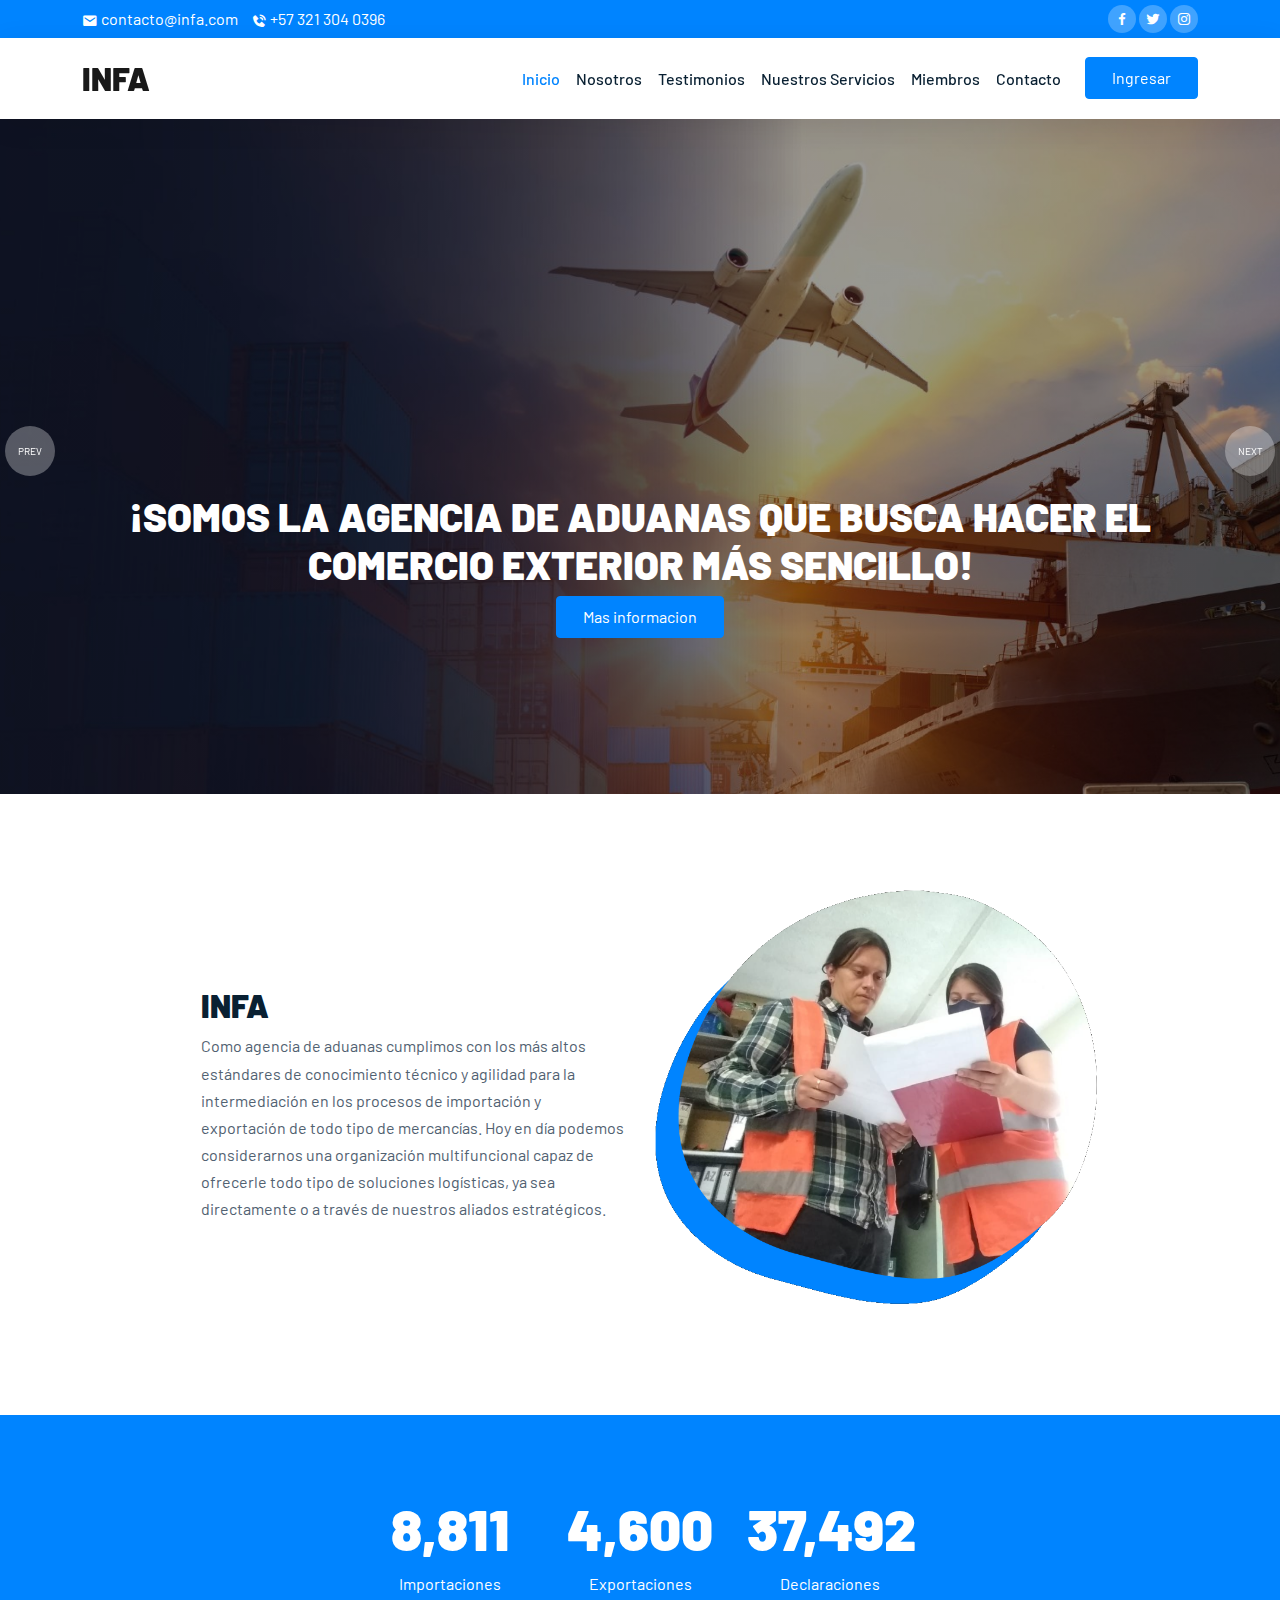
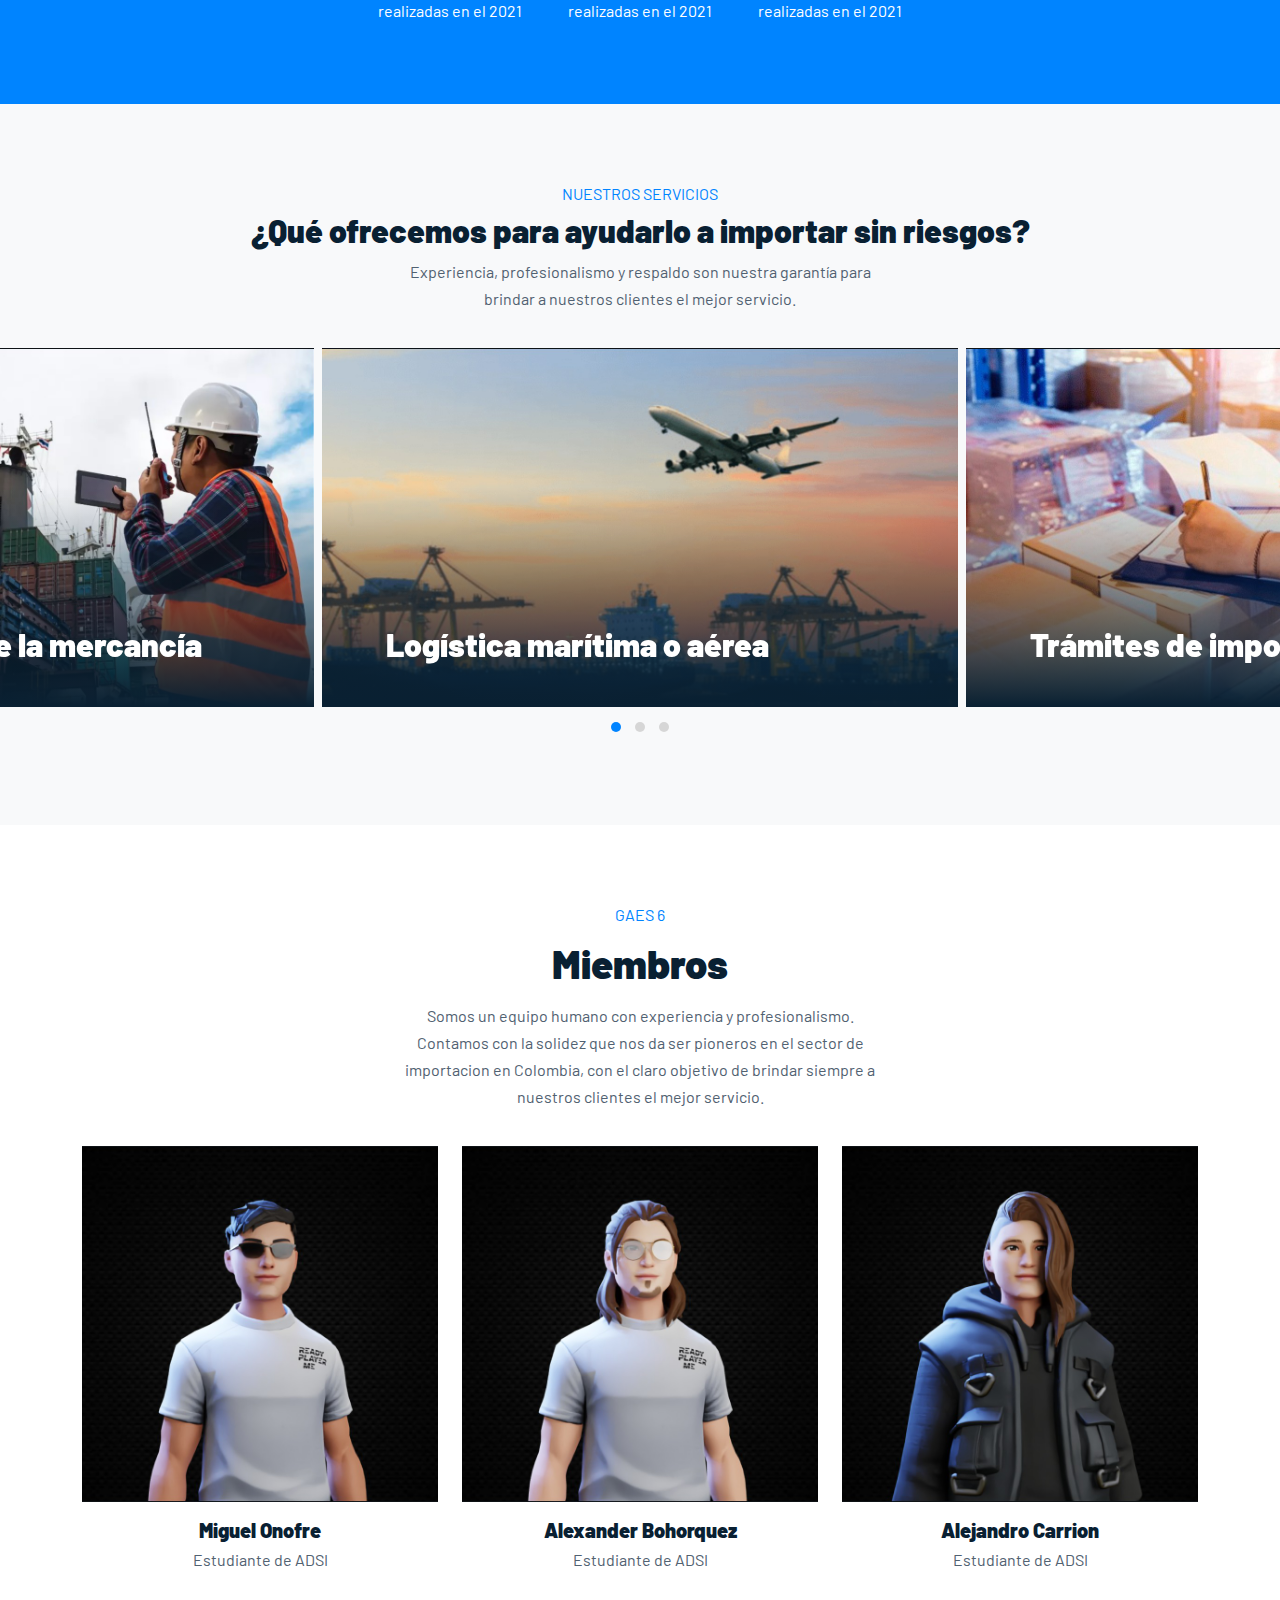
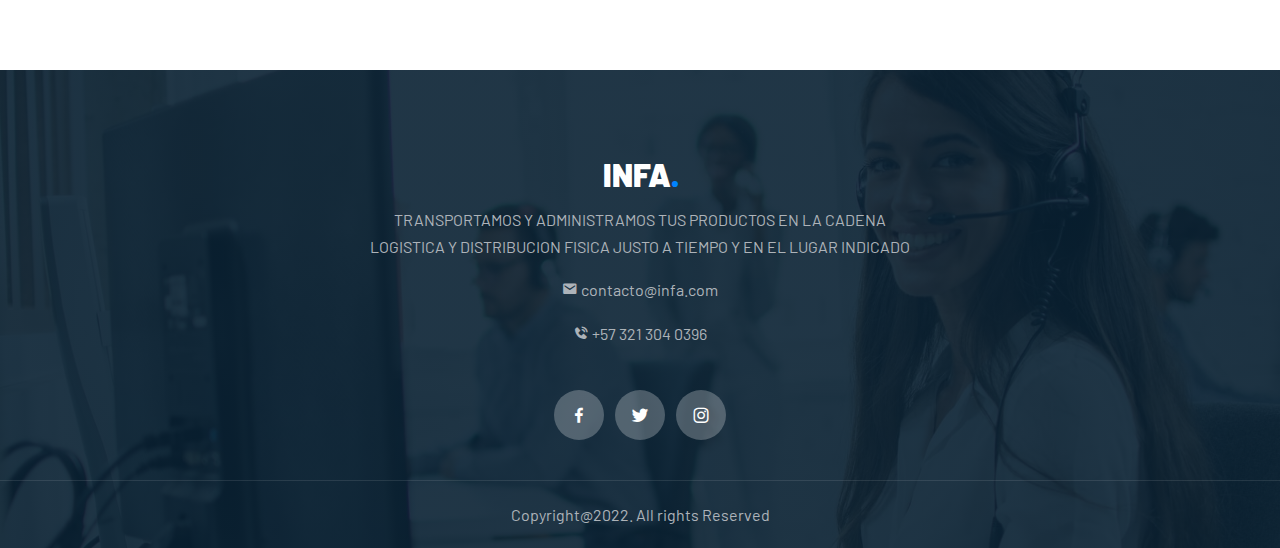
<file: infamelov2/index.html>
<!doctype html>
<html lang="en">

<head>
    <!-- Required meta tags -->
    <meta charset="utf-8">
    <meta name="viewport" content="width=device-width, initial-scale=1">

    <!-- Bootstrap CSS -->
    <link rel="stylesheet" href="css/bootstrap.min.css">
    <link rel="stylesheet" href="css/owl.carousel.min.css">
    <link rel="stylesheet" href="css/owl.theme.default.min.css">
    <link href='https://unpkg.com/boxicons@2.1.1/css/boxicons.min.css' rel='stylesheet'>
    <link rel="stylesheet" href="css/style.css">

    <title>INFA</title>
</head>

<body data-bs-spy="scroll" data-bs-target=".navbar" data-bs-offset="70">


    <!-- TOP NAV -->
    <div class="top-nav" id="home">
        <div class="container">
            <div class="row justify-content-between">
                <div class="col-auto">
                    <p> <i class='bx bxs-envelope'></i> contacto@infa.com</p>
                    <p> <i class='bx bxs-phone-call'></i> +57 321 304 0396</p>
                </div>
                <div class="col-auto social-icons">
                    <a href="#"><i class='bx bxl-facebook'></i></a>
                    <a href="#"><i class='bx bxl-twitter'></i></a>
                    <a href="#"><i class='bx bxl-instagram'></i></a>
                </div>
            </div>
        </div>
    </div>

    <!-- BOTTOM NAV -->
    <nav class="navbar navbar-expand-lg navbar-light bg-white sticky-top">
        <div class="container">
            <a class="navbar-brand" href="#">INFA<span class="dot"></span></a>
            <button class="navbar-toggler" type="button" data-bs-toggle="collapse" data-bs-target="#navbarNav"
                aria-controls="navbarNav" aria-expanded="false" aria-label="Toggle navigation">
                <span class="navbar-toggler-icon"></span>
            </button>
            <div class="collapse navbar-collapse" id="navbarNav">
                <ul class="navbar-nav ms-auto">
                    <li class="nav-item">
                        <a class="nav-link" href="#home">Inicio</a>
                    </li>
                    <li class="nav-item">
                        <a class="nav-link" href="#about">Nosotros</a>
                    </li>
                    <li class="nav-item">
                        <a class="nav-link" href="#testimonios">Testimonios</a>
                    </li>
                    <li class="nav-item">
                        <a class="nav-link" href="#portfolio">Nuestros Servicios</a>
                    </li>
                    <li class="nav-item">
                        <a class="nav-link" href="#team">Miembros</a>
                    </li>
                    <li class="nav-item">
                        <a class="nav-link" href="#contacto">Contacto</a>
                    </li>
                </ul>
                <a href="login.html" data-bs-toggle="login" data-bs-target="#exampleModal" class="btn btn-brand ms-lg-3">Ingresar</a>
            </div>
        </div>
    </nav>

    <!-- SLIDER -->
    <div class="owl-carousel owl-theme hero-slider">
        <div class="slide slide1">
            <div class="container">
                <div class="row">
                    <div class="col-12 text-center text-white">
                        <BR></BR><BR></BR>
                        <BR></BR>
                        <BR></BR>
                        <h1 class="text-white ">¡SOMOS LA AGENCIA DE ADUANAS QUE BUSCA HACER EL<br />COMERCIO EXTERIOR MÁS SENCILLO!</h1>
                        <a href="#exampleModal" class="btn btn-brand" data-bs-toggle="modal" data-bs-target="#exampleModal">Mas informacion</a>
                    </div>
                </div>
            </div>
        </div>
        <div class="slide slide2">
            <div class="container">
                <div class="row">
                    <div class="col-12 col-lg-10 offset-lg-1 text-white">
                        <BR></BR>
                        <BR></BR>
                        <h1 class="text-white">CONTACTANOS Y RECIBE ASESORÍA ESPECIALIZADA</h1>
                        <a href="#exampleModal" class="btn btn-brand" data-bs-toggle="modal" data-bs-target="#exampleModal" >Mas informacion</a>
                    </div id="about">
                </div>
            </div>
        </div>
    </div>

    <!-- ABOUT -->
    <section id="about">
        <div class="container">
            <div class="row justify-content-center">
                <div class="col-lg-5 py-5">
                    <div class="row">

                        <div class="col-12">
                            <div class="info-box">
                                <div class="ms-4">
                                    <BR></BR>
                                    <h2>INFA</h2>
                                    <P>Como agencia de aduanas cumplimos con los más altos estándares de conocimiento técnico y agilidad para la intermediación en los procesos de importación y exportación de todo tipo de mercancías. Hoy en día podemos considerarnos una organización multifuncional capaz de ofrecerle todo tipo de soluciones logísticas, ya sea directamente o a través de nuestros aliados estratégicos. </p>
                                </div>
                            </div>
                        </div>
                        <div class="col-12 mt-4">
                            <div class="info-box">
                                <div class="ms-4">

                                </div>
                            </div>
                        </div>
                        <div class="col-12 mt-4">
                            <div class="info-box">

                                <div class="ms-4" id="testimonios">

                                </div>
                            </div>
                        </div>
                    </div>
                </div>
                <div class="col-lg-5">
                    <img src="img/about.png" alt="" >
                </div>
            </div>
        </div>
    </section>

    <!-- MILESTONE -->
    <section id="milestone" >
        <div class="container" >
            <div class="row text-center justify-content-center gy-4">
                <div class="col-lg-2 col-sm-6">
                    <h1 class="display-4" >8,811</h1>
                    <p class="mb-0">Importaciones realizadas en el 2021</p>
                </div>
                <div class="col-lg-2 col-sm-6">
                    <h1 class="display-4">4,600</h1>
                    <p class="mb-0">Exportaciones realizadas en el 2021</p>
                </div>
                <div class="col-lg-2 col-sm-6">
                    <h1 class="display-4">37,492</h1>
                    <p class="mb-0">Declaraciones realizadas en el 2021</p>
                </div>
            </div>
        </div>
    </section>

    <section class="bg-light" id="portfolio">
        <div class="container">
            <div class="row">
                <div class="col-12">
                    <div class="intro">
                        <h6>Nuestros Servicios</h6>
                        <h2>¿Qué ofrecemos para ayudarlo a importar sin riesgos?</h1>
                            <p class="mx-auto">Experiencia, profesionalismo y respaldo son nuestra garantía para brindar a nuestros clientes el mejor servicio.</p>
                    </div>
                </div>
            </div>
        </div>
        <div id="projects-slider" class="owl-theme owl-carousel">
            <div class="project">
                <div class="overlay"></div>
                <img src="img/project3.jpg" alt="">
                <div class="content">
                    <h2>Logística marítima o aérea</h2>
                </div>
            </div>
            <div class="project">
                <div class="overlay"></div>
                <img src="img/project4.jpg" alt="">
                <div class="content">
                    <h2>Trámites de importación</h2>
                </div>
            </div>
            <div class="project">
                <div class="overlay"></div>
                <img src="img/project5.jpg" alt="">
                <div class="content">
                    <h2>Nacionalización de la mercancía</h2>
                </div>
            </div>
        </div>
    </section>

    <section id="team">
        <div class="container">
            <div class="row">
                <div class="col-12">
                    <div class="intro">
                        <h6>GAES 6</h6>
                        <h1>Miembros</h1>
                        <p class="mx-auto">Somos un equipo humano con experiencia y profesionalismo. Contamos con la solidez que nos da ser pioneros en el sector de importacion en Colombia, con el claro objetivo de brindar siempre a nuestros clientes el mejor servicio.</p>
                    </div>
                </div>
            </div>
            <div class="row justify-content-center">
                <div class="col-lg-4 col-md-8">
                    <div class="team-member">
                        <div class="image">
                            <img src="img/team_1.jpg" alt="">
                            <div class="social-icons">
                                <a href="#"><i class='bx bxl-facebook'></i></a>
                                <a href="#"><i class='bx bxl-twitter'></i></a>
                                <a href="#"><i class='bx bxl-instagram'></i></a>
                            </div>
                            <div class="overlay"></div>
                        </div>

                        <h5>Miguel Onofre</h5>
                        <p>Estudiante de
                            ADSI</p>
                    </div>
                </div>
                <div class="col-lg-4 col-md-8">
                    <div class="team-member">
                        <div class="image">
                            <img src="img/team_2.jpg" alt="">
                            <div class="social-icons">
                                <a href="#"><i class='bx bxl-facebook'></i></a>
                                <a href="#"><i class='bx bxl-twitter'></i></a>
                                <a href="#"><i class='bx bxl-instagram'></i></a>
                            </div>
                            <div class="overlay"></div>
                        </div>

                        <h5>Alexander Bohorquez</h5>
                        <p>Estudiante de
                            ADSI</p>
                    </div>
                </div>
                <div class="col-lg-4 col-md-8">
                    <div class="team-member">
                        <div class="image">
                            <img src="img/team_3.jpg" alt="">
                            <div class="social-icons">
                                <a href="#"><i class='bx bxl-facebook'></i></a>
                                <a href="#"><i class='bx bxl-twitter'></i></a>
                                <a href="#"><i class='bx bxl-instagram'></i></a>
                            </div>
                            <div class="overlay"></div>
                        </div>

                        <h5>Alejandro Carrion</h5>
                        <p>Estudiante de
                            ADSI</p>
                    </div>
                </div>
            </div>
        </div>
    </section>
    <footer id="contacto">
        <div class="footer-top text-center">
            <div class="container">
                <div class="row justify-content-center">
                    <div class="col-lg-6 text-center">
                        <h4 class="navbar-brand">&nbsp; &nbsp;INFA<span class="dot">.</span></h4>
                        <p>TRANSPORTAMOS Y ADMINISTRAMOS TUS PRODUCTOS EN LA CADENA LOGISTICA Y DISTRIBUCION FISICA JUSTO A TIEMPO Y EN EL LUGAR INDICADO</p>
                        <p> <i class='bx bxs-envelope'></i> contacto@infa.com</p>
                        <p> <i class='bx bxs-phone-call'></i> +57 321 304 0396</p>
                        <div class="col-auto social-icons">
                            <br>
                            <a href="#"><i class='bx bxl-facebook'></i></a>
                            <a href="#"><i class='bx bxl-twitter'></i></a>
                            <a href="#"><i class='bx bxl-instagram'></i></a>
                        </div>
                    </div>
                </div>
            </div>
        </div>
        <div class="footer-bottom text-center">
            <p class="mb-0">Copyright@2022. All rights Reserved</p>
        </div>
    </footer>

    <!-- Modal -->
    <div class="modal fade" id="exampleModal" tabindex="-1" aria-labelledby="exampleModalLabel" aria-hidden="true">
        <div class="modal-dialog modal-dialog-centered modal-xl">
            <div class="modal-content">
                <div class="modal-body p-0">
                    <div class="container-fluid">
                        <div class="row gy-4">
                            <div class="col-lg-4 col-sm-12 bg-cover"
                                style="background-image: url(img/c2.jpg); min-height:300px;">
                                <div>
                                    
                                </div>
                            </div>
                            <div class="col-lg-8">
                                <form class="p-lg-5 col-12 row g-3">
                                    <div>
                                        <h1>Contáctenos</h1>
                                    <p>Si prefieres que te llamemos, envíanos tus datos mediante el formulario adjunto y nos pondremos en contacto contigo.</p>
                                    </div>
                                    <div class="col-lg-6">
                                        <label for="userName" class="form-label">Nombre</label>
                                        <input type="text" class="form-control" placeholder="" id="userName"
                                            aria-describedby="emailHelp">
                                    </div>
                                    <div class="col-lg-6">
                                        <label for="userName" class="form-label">Telefono</label>
                                        <input type="Text" class="form-control" placeholder="" id="userName"
                                            aria-describedby="emailHelp">
                                    </div>
                                    <div class="col-12">
                                        <label for="userName" class="form-label">Email</label>
                                        <input type="email" class="form-control" placeholder="" id="userName"
                                            aria-describedby="emailHelp">
                                    </div>
                                    <div class="col-12">
                                        <label for="exampleInputEmail1" class="form-label">Mensaje</label>
                                        <textarea name="" placeholder="" class="form-control" id=""  rows="4"></textarea>
                                    </div>

                                    <div class="col-12">
                                        <a href="#exampleModal" class="btn btn-brand" data-bs-toggle="modal" data-bs-target="#exampleModal2">Enviar información</a>
                                    </div>
                                </form>
                            </div>
                        </div>
                    </div>
                </div>

            </div>
        </div>
        <div class="modal fade" id="exampleModal" tabindex="-1" aria-labelledby="exampleModalLabel" aria-hidden="true">
        <div class="modal-dialog modal-dialog-centered modal-xl">
            <div class="modal-content">
                <div class="modal-body p-0">
                    <div class="container-fluid">
                        <div class="row gy-4">
                            <div class="col-lg-4 col-sm-12 bg-cover"
                                style="background-image: url(img/c2.jpg); min-height:300px;">
                                <div>
                                    
                                </div>
                            </div>
                            <div class="col-lg-8">
                                <form class="p-lg-5 col-12 row g-3">
                                    <div>
                                        <h1>Contáctenos</h1>
                                    <p>Si prefieres que te llamemos, envíanos tus datos mediante el formulario adjunto y nos pondremos en contacto contigo.</p>
                                    </div>
                                    <div class="col-lg-6">
                                        <label for="userName" class="form-label">Nombre</label>
                                        <input type="text" class="form-control" placeholder="" id="userName"
                                            aria-describedby="emailHelp">
                                    </div>
                                    <div class="col-lg-6">
                                        <label for="userName" class="form-label">Telefono</label>
                                        <input type="Text" class="form-control" placeholder="" id="userName"
                                            aria-describedby="emailHelp">
                                    </div>
                                    <div class="col-12">
                                        <label for="userName" class="form-label">Email</label>
                                        <input type="email" class="form-control" placeholder="" id="userName"
                                            aria-describedby="emailHelp">
                                    </div>
                                    <div class="col-12">
                                        <label for="exampleInputEmail1" class="form-label">Mensaje</label>
                                        <textarea name="" placeholder="" class="form-control" id=""  rows="4"></textarea>
                                    </div>

                                    <div class="col-12">
                                        <a href="#exampleModal" class="btn btn-brand" data-bs-toggle="modal" data-bs-target="#exampleModal2">Enviar información</a>
                                    </div>
                                </form>
                            </div>
                        </div>
                    </div>
                </div>

            </div>
        </div>
    </div>









    <script src="js/jquery.min.js"></script>
    <script src="js/bootstrap.bundle.min.js"></script>
    <script src="js/owl.carousel.min.js"></script>
    <script src="js/app.js"></script>
</body>

</html>
</file>
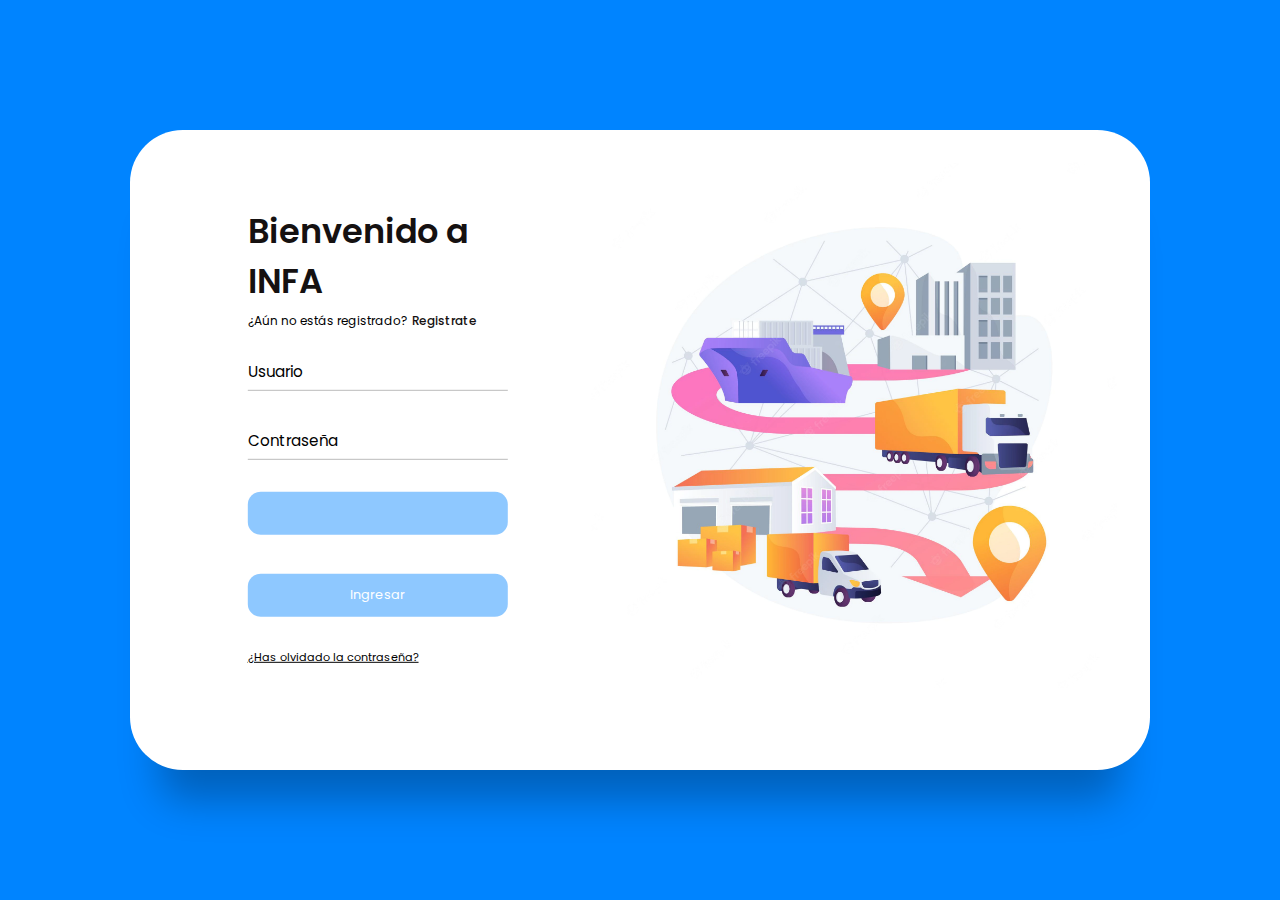
<file: infamelov2/login.html>
<!DOCTYPE html>
<html lang="en">
  <head>
    <meta charset="UTF-8" />
    <meta http-equiv="X-UA-Compatible" content="IE=edge" />
    <meta name="viewport" content="width=device-width, initial-scale=1.0" />
    <title>INFA</title>
    <link rel="stylesheet" href="stylelogin.css" />
  </head>
  <body>
    <main>
      <div class="box">
        <div class="inner-box">
          <div class="forms-wrap">
            <form action="index.html" autocomplete="off" class="sign-in-form">
              <div class="logo">
                <h2></h2>
              </div>

              <div class="heading">
                <h2>Bienvenido a INFA</h2>
                <h6>¿Aún no estás registrado?</h6>
                <a href="#" class="toggle">Registrate</a>
              </div>

              <div class="actual-form">
                <div class="input-wrap">
                  <input
                    type="text"
                    minlength="4"
                    class="input-field"
                    autocomplete="off"
                    required
                  />
                  <label>Usuario</label>
                </div>

                <div class="input-wrap">
                  <input
                    type="password"
                    minlength="4"
                    class="input-field"
                    autocomplete="off"
                    required
                  />
                  <label>Contraseña</label>
                </div>
                <a href="modulos.html" class="sign-btn" type="submit"></a>
                <input type="submit" href="modulos.html" value="Ingresar" class="sign-btn"  />
                <br>
                <p class="text">
                  <a href="#">¿Has olvidado la contraseña? </a>
                </p>
              </div>
            </form>
            <br>
            <br>
            <form action="index.html" autocomplete="off" class="sign-up-form">
              <div class="logo">
              </div>

              <div class="heading">
                <h2>Registrate</h2>
                <h6>¿Ya tienes una cuenta?</h6>
                <a href="#" class="toggle">Inicia sesión</a>
              </div>

              <div class="actual-form">
                <div class="input-wrap">
                  <input
                    type="text"
                    minlength="4"
                    class="input-field"
                    autocomplete="off"
                    required
                  />
                  <label>Nombre</label>
                </div>

                <div class="input-wrap">
                  <input
                    type="email"
                    class="input-field"
                    autocomplete="off"
                    required
                  />
                  <label>Correo</label>
                </div>

                <div class="input-wrap">
                  <input
                    type="password"
                    minlength="4"
                    class="input-field"
                    autocomplete="off"
                    required
                  />
                  <label>Contraseña</label>
                </div>

                <input type="submit" value="Sign Up" class="sign-btn" />

                <p class="text">
                  Al registrarme, acepto los
                  <a href="#">Términos de servicio</a> y la
                  <a href="#">Política de privacidad</a>
                </p>
              </div>
            </form>
          </div>

          <div class="carousel">
            <div class="images-wrapper">
              <img src="./img/image1.png" class="image img-1 show" alt="" />
            </div>


             
            </div>
          </div>
        </div>
      </div>
    </main>

    <!-- Javascript file -->

    <script src="app1.js"></script>
  </body>
</html>
</file>
<file: infamelov2/css/style.css>
@import url('https://fonts.googleapis.com/css2?family=Barlow:wght@400;500;600;700&display=swap');

:root {
    --brand: #0084ff;
    --dark: #092032;
    --body: #516171;
    --border: #0084ff;
    --shadow: 0px 6px 30px rgba(0, 0, 0, 0.08);
    
}

body {
    font-family: "Barlow", sans-serif;
    color: var(--body);
    line-height: 1.7;
}

h1,h2,h3,h4,h5,h6,
.display-1,.display-2,.display-3,.display-4 {
    font-weight: 1000;
    color: var(--dark);
}

.bg-cover {
    background-size: cover;
    background-position: center;
    background-repeat: no-repeat;
}

img {
    width: 100%;
}

a {
    color: var(--dark);
    transition: all 0.4s ease;
    font-weight: 500;
}

a:hover {
    color: var(--brand);
}

section {
    padding-top: 80px;
    padding-bottom: 80px;
}

.text-brand {
    color: var(--brand) !important;
}


.hero-slider .owl-prev,
.hero-slider .owl-next{
    background-color: rgba(255, 255, 255, 0.3) !important;
    width: 50px !important;
    height: 50px !important;
    display: block;
    display: grid;
    place-items: center;
    color: #fff !important;
    border-radius: 100px;
    line-height: 0;
    border-radius: 200px !important;
    position: absolute;
    top: 50%;
    font-weight: 400 !important;
    font-size: 10px !important;
    transition: all 0.4s ease;
    margin-top: -30px !important;
}

.owl-prev {
    left: 0;
}
.owl-next {
    right: 0;
}

.hero-slider .owl-prev:hover,
.hero-slider .owl-next:hover {
    background-color: var(--brand) !important; 
}

.owl-dot.active span{
    background-color: var(--brand) !important;
}


 /* slide */
 .slide {
     min-height: 75vh;
     display: flex;
     align-items: center;
     justify-content: center;
     position: relative;
}

.slide1 {
    background: linear-gradient(rgba(0, 0, 0, 0.4), rgba(0, 0, 0, 0.4)), url(../img/bg_banner2.jpg);
    background-size: cover;
    background-position: center;
    background-repeat: no-repeat;
}

.slide2 {
    background: linear-gradient(rgba(0, 0, 0, 0.4), rgba(0, 0, 0, 0.4)), url(../img/bg_banner1.jpg);
    background-size: cover;
    background-position: center;
    background-repeat: no-repeat;
}

.slide .display-3 {
    text-transform: uppercase;
    color: #fff;
}

/* navbar */
.top-nav {
    background-color: var(--brand);
    color: #fff;
    padding-top: 5px;
    padding-bottom: 5px;
}

.top-nav p {
    display: inline-block;
    margin-bottom: 0;
    margin-right: 10px;
}

.top-nav span,
.top-nav i {
    vertical-align: middle;
}

.navbar {
    box-shadow: var(--shadow);
}

.social-icons a {
    width: 28px;
    height: 28px;
    display: inline-flex;
    color: #fff;
    background-color: rgba(255, 255, 255, 0.25);
    text-decoration: none;
    align-items: center;
    justify-content: center;
    border-radius: 100px;
}

.social-icons a:hover {
    background-color: #fff;
    color: var(--brand);
}

.navbar .navbar-nav .nav-link {
    color: var(--dark);
}

.navbar .navbar-nav .nav-link:hover {
    color: var(--brand);
}

.navbar .navbar-nav .nav-link.active {
    color: var(--brand);
}

.navbar-brand {
    font-size: 32px;
    font-weight: 1000;
}

.navbar-brand .dot {
    color: var(--brand);
}

.btn {
    padding: 8px 26px;
}

.btn-brand {
    border-color: var(--brand);
    background-color: var(--brand);
    color: #fff;
}

.btn-brand:hover {
    background-color: #0084ff;
    border-color: #0084ff;
    color: #fff;
}

.intro {margin-bottom: 36px;
text-align: center;}

.intro p {
    max-width: 500px;
}
.intro h6{
    color: var(--brand);
    font-weight: 400;
    text-transform: uppercase;
}

.intro h1 {
    margin-top: 15px;
    margin-bottom: 15px;
}

.info-box {
    align-items: center;
    display: flex;
}

.info-box img {
    width: 90px;
}


#milestone {
    background: linear-gradient(#0084ff, #0084ff), url(../img/bg_banner1.jpg);
    background-size: cover;
    background-position: center;
    background-repeat: no-repeat;
}

#milestone h1,
#milestone p {
    color: #fff;
}

.service {
    padding: 32px;
    background-color: #fff;
    box-shadow: var(--shadow);
}

.service h5 {
    margin-top: 24px;
    margin-bottom: 14px;
}

.service img {
    width: 90px;
}


.project {
    position: relative;
    overflow: hidden;
    z-index: 2;
}

.project h6 {
    font-weight: 400;
}

.project h6::before {
    content: "";
    height: 2px;
    width: 30px;
    display: inline-block;
    background: var(--brand);
    vertical-align: middle;
    margin-right: 10px;
}


.project .overlay {
    width: 100%;
    height: 220px;
    position: absolute;
    bottom: 0;
    left: 0;
    background: linear-gradient(180deg, rgba(255, 76, 41, 0) 0%, var(--dark) 100%);
}

.project .content {
    position: absolute;
    left: 10%;
    bottom: 10%
}

.project h2,
.project h6 {
    color: #fff;
}

.team-member {
    text-align: center;
}

.team-member .image{
    position: relative;
    z-index: 2;
    overflow: hidden;
}

.team-member .overlay {
    width: 100%;
    height: 100%;
    position: absolute;
    left: 0;
    top: -10%;
    background-color:#0084ff;
    opacity: 0;
    transition: all 0.4s ease;
}

.team-member h5 {
    margin-top: 16px;
    margin-bottom: 4px;
}

.team-member .social-icons {
    position: absolute;
    top: 60%;
    left: 50%;
    transform: translate(-50%, -50%);
    z-index: 2;
    opacity: 0;
    transition: all 0.4s ease;
}

.team-member .social-icons a {
    width: 40px;
    height: 40px;
}

.team-member:hover .social-icons {
    top: 50%;
    opacity: 1;
}

.team-member:hover .overlay {
    top: 0%;
    opacity: 1;
}

#reviews {

    background: linear-gradient(-90deg, rgba(8, 32, 50, 0.8), rgba(8, 32, 50, 0.8)), url(../img/bg_banner1.jpg), #082032;;
    background-size: cover;
    background-position: center;
    background-repeat: no-repeat;
}

.review {
    text-align: center;
    z-index: 2;
    position: relative;
    margin: 15px;
    max-width: 768px;
    margin: auto;
}

.review .bxs-quote-alt-left {
    font-size: 120px;
    position: absolute;
    opacity: 0.1;
    left: 50%;
    top: 50%;
    transform: translate(-50%, -50%);
    color: #fff;
}

.review img {
    width: 80px !important;
    height: 80px;
    border-radius: 100px;
    margin: auto;
}

.review h5 {
    margin-top: 16px;
    margin-bottom: 4px;
    color: #fff;
}

.review h3 {
    margin-top: 26px;
    margin-bottom: 26px;
    font-size: 22px;
    color: #fff;
    font-weight: 400;
    line-height: 1.7;
}

.review small {
    color: var(--brand);
}

.review .stars {
    color: var(--brand);
}

.blog-post {
    position: relative;
    background-color: #fff;
    box-shadow: var(--shadow);
}

.blog-post .content {
    padding: 32px;
}

.blog-post a {
    position: absolute;
    top: 20px;
    left: 20px;
    background-color: var(--brand);
    padding: 2px 12px;
    border-radius: 100px;
    text-decoration: none;
    color: #fff;
}

.blog-post h5 {
    margin-top: 12px;
    margin-bottom: 12px;
}

.blog-post small {
    text-transform: uppercase;
    color: var(--brand);
    text-decoration: underline;
}

footer {
    background: linear-gradient(0deg, rgba(8, 32, 50, 0.9), rgba(8, 32, 50, 0.9)), url(../img/bg_banner1.jpg), #082032;;
    background-size: cover;
    background-position: center;
    background-repeat: no-repeat;
}

footer .footer-top {
    padding-top: 80px;
    padding-bottom: 40px;
}

.footer-bottom {
    border-top: 1px solid rgba(255, 255, 255, 0.1);
    padding-bottom: 20px;
    padding-top: 20px;
}

footer .navbar-brand {
    color: #fff;
}

footer p {
    color: #ADB3B9;
}

footer .social-icons a {
    width: 50px;
    height: 50px;
    font-size: 20px;
    margin-left: 4px;
    margin-right: 4px;
}

.loader {
    min-height: 100vh;
    display: flex;
    align-items: center;
    justify-content: center;
    background-color: red;
    z-index: 99999;
    position: fixed;
    left: 0;
    right: 0;
}


input.form-control {
    border-color: transparent;
    height: 44px;
}

.form-control {
    background-color: rgba(0, 0, 0, 0.04);
    border-color: rgba(0, 0, 0, 0.04);;
}

.form-control:focus {
    box-shadow: none;
    border-color: var(--brand);
}
</file>
<file: infamelov2/stylelogin.css>
@import url("https://fonts.googleapis.com/css2?family=Poppins:wght@200;300;400;500;600;700;800&display=swap");

*,
*::before,
*::after {
  padding: 0;
  margin: 0;
  box-sizing: border-box;
}

body,
input {
  font-family: "Poppins", sans-serif;
}

main {
  width: 100%;
  min-height: 100vh;
  overflow: hidden;
  background-color: #0084ff;
  padding: 2rem;
  display: flex;
  align-items: center;
  justify-content: center;
}

.box {
  position: relative;
  width: 100%;
  max-width: 1020px;
  height: 640px;
  background-color: #fff;
  border-radius: 3.3rem;
  box-shadow: 0 60px 40px -30px rgba(0, 0, 0, 0.27);
}

.inner-box {
  position: absolute;
  width: calc(100% - 4.1rem);
  height: calc(100% - 4.1rem);
  top: 50%;
  left: 50%;
  transform: translate(-50%, -50%);
}

.forms-wrap {
  position: absolute;
  height: 100%;
  width: 45%;
  top: 0;
  left: 0;
  display: grid;
  grid-template-columns: 1fr;
  grid-template-rows: 1fr;
  transition: 0.8s ease-in-out;
}

form {
  max-width: 260px;
  width: 100%;
  margin: 0 auto;
  height: 100%;
  display: flex;
  flex-direction: column;
  justify-content: space-evenly;
  grid-column: 1 / 2;
  grid-row: 1 / 2;
  transition: opacity 0.02s 0.4s;
}

form.sign-up-form {
  opacity: 0;
  pointer-events: none;
}

.logo {
  display: flex;
  align-items: center;
}

.logo img {
  width: 27px;
  margin-right: 0.3rem;
}

.logo h4 {
  font-size: 1.1rem;
  margin-top: -9px;
  letter-spacing: -0.5px;
  color: #151111;
}

.heading h2 {
  font-size: 2.1rem;
  font-weight: 600;
  color: #151111;
}

.heading h6 {
  color: #000000;
  font-weight: 400;
  font-size: 0.75rem;
  display: inline;
}

.toggle {
  color: #151111;
  text-decoration: none;
  font-size: 0.75rem;
  font-weight: 500;
  transition: 0.3s;
}

.toggle:hover {
  color: #0084ff;
}

.input-wrap {
  position: relative;
  height: 37px;
  margin-bottom: 2rem;
}

.input-field {
  position: absolute;
  width: 100%;
  height: 100%;
  background: none;
  border: none;
  outline: none;
  border-bottom: 1px solid #bbb;
  padding: 0;
  font-size: 0.95rem;
  color: #151111;
  transition: 0.4s;
}

label {
  position: absolute;
  left: 0;
  top: 50%;
  transform: translateY(-50%);
  font-size: 0.95rem;
  color: rgb(0, 0, 0);
  pointer-events: none;
  transition: 0.4s;
}

.input-field.active {
  border-bottom-color: #151111;
}

.input-field.active + label {
  font-size: 0.75rem;
  top: -2px;
}

.sign-btn {
  display: inline-block;
  width: 100%;
  height: 43px;
  background-color: #0084ff71;
  color: #fff;
  border: none;
  cursor: pointer;
  border-radius: 0.8rem;
  font-size: 0.8rem;
  margin-bottom: 2rem;
  transition: 0.3s;
}

.sign-btn:hover {
  background-color: #0084ff;
}

.text {
  color: rgb(0, 0, 0);
  font-size: 0.7rem;
}

.text a {
  color: rgb(0, 0, 0);
  transition: 0.3s;
}

.text a:hover {
  color: #0084ff;
}

main.sign-up-mode form.sign-in-form {
  opacity: 0;
  pointer-events: none;
}

main.sign-up-mode form.sign-up-form {
  opacity: 1;
  pointer-events: all;
}

main.sign-up-mode .forms-wrap {
  left: 55%;
}

main.sign-up-mode .carousel {
  left: 0%;
}

.carousel {
  position: absolute;
  height: 100%;
  width: 55%;
  left: 45%;
  top: 0;
  background-color: #ffffff;
  border-radius: 2rem;
  display: grid;
  grid-template-rows: auto 1fr;
  padding-bottom: 2rem;
  overflow: hidden;
  transition: 0.8s ease-in-out;
}

.images-wrapper {
  display: grid;
  grid-template-columns: 1fr;
  grid-template-rows: 1fr;
}

.image {
  width: 100%;
  grid-column: 1/2;
  grid-row: 1/2;
  opacity: 0;
  transition: opacity 0.3s, transform 0.5s;
}

.img-1 {
  transform: translate(0, -50px);
}

.img-2 {
  transform: scale(0.4, 0.5);
}

.img-3 {
  transform: scale(0.3) rotate(-20deg);
}

.image.show {
  opacity: 1;
  transform: none;
}

.text-slider {
  display: flex;
  align-items: center;
  justify-content: center;
  flex-direction: column;
}

.text-wrap {
  max-height: 2.2rem;
  overflow: hidden;
  margin-bottom: 2.5rem;
}

.text-group {
  display: flex;
  flex-direction: column;
  text-align: center;
  transform: translateY(0);
  transition: 0.5s;
}

.text-group h2 {
  line-height: 2.2rem;
  font-weight: 600;
  font-size: 1.6rem;
}

.bullets {
  display: flex;
  align-items: center;
  justify-content: center;
}

.bullets span {
  display: block;
  width: 0.5rem;
  height: 0.5rem;
  background-color: #aaa;
  margin: 0 0.25rem;
  border-radius: 50%;
  cursor: pointer;
  transition: 0.3s;
}

.bullets span.active {
  width: 1.1rem;
  background-color: #151111;
  border-radius: 1rem;
}

@media (max-width: 850px) {
  .box {
    height: auto;
    max-width: 550px;
    overflow: hidden;
  }

  .inner-box {
    position: static;
    transform: none;
    width: revert;
    height: revert;
    padding: 2rem;
  }

  .forms-wrap {
    position: revert;
    width: 100%;
    height: auto;
  }

  form {
    max-width: revert;
    padding: 1.5rem 2.5rem 2rem;
    transition: transform 0.8s ease-in-out, opacity 0.45s linear;
  }

  .heading {
    margin: 2rem 0;
  }

  form.sign-up-form {
    transform: translateX(100%);
  }

  main.sign-up-mode form.sign-in-form {
    transform: translateX(-100%);
  }

  main.sign-up-mode form.sign-up-form {
    transform: translateX(0%);
  }

  .carousel {
    position: revert;
    height: auto;
    width: 100%;
    padding: 3rem 2rem;
    display: flex;
  }

  .images-wrapper {
    display: none;
  }

  .text-slider {
    width: 100%;
  }
}

@media (max-width: 530px) {
  main {
    padding: 1rem;
  }

  .box {
    border-radius: 2rem;
  }

  .inner-box {
    padding: 1rem;
  }

  .carousel {
    padding: 1.5rem 1rem;
    border-radius: 1.6rem;
  }

  .text-wrap {
    margin-bottom: 1rem;
  }

  .text-group h2 {
    font-size: 1.2rem;
  }

  form {
    padding: 1rem 2rem 1.5rem;
  }
}
</file>
